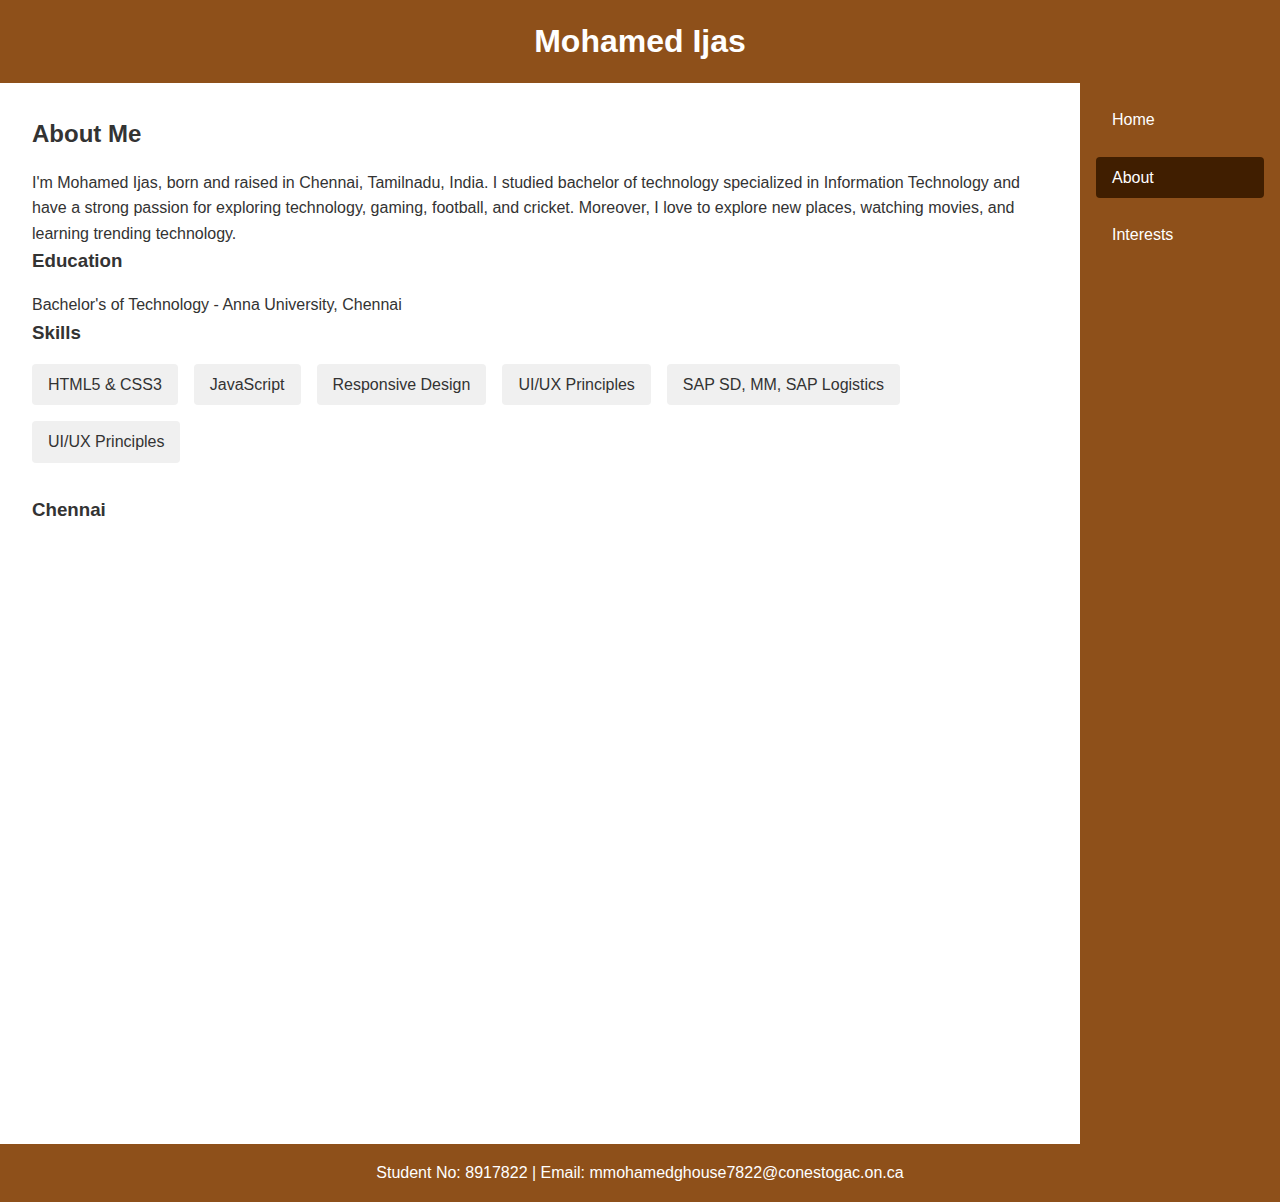
<file: about.html>
<!DOCTYPE html>
<html lang="en">
  <head>
    <meta charset="UTF-8" />
    <meta name="viewport" content="width=device-width, initial-scale=1.0" />
    <meta
      name="description"
      content="About Me - Learn more about my background and experiences"
    />
    <title>About Me</title>
    <link rel="icon" type="image/png" href="Image/portfolio.png">
    <link rel="stylesheet" href="styles.css" />
  </head>
  <body>
    <header>
      <h1>Mohamed Ijas</h1>
    </header>

    <div class="page-container">
      <nav>
        <ul>
          <li><a href="index.html">Home</a></li>
          <li><a href="about.html" class="active">About</a></li>
          <li><a href="interests.html">Interests</a></li>
        </ul>
      </nav>

      <main>
        <div class="about-section">
          <section class="about-content">
            <h2>About Me</h2>
            <p>
              I'm Mohamed Ijas, born and raised in Chennai, Tamilnadu, India. I
              studied bachelor of technology specialized in Information
              Technology and have a strong passion for exploring technology,
              gaming, football, and cricket. Moreover, I love to explore new
              places, watching movies, and learning trending technology.
            </p>

            <h3>Education</h3>
            <p>Bachelor's of Technology - Anna University, Chennai</p>
            <h3>Skills</h3>
            <ul class="skills-list">
              <li>HTML5 & CSS3</li>
              <li>JavaScript</li>
              <li>Responsive Design</li>
              <li>UI/UX Principles</li>
              <li>SAP SD, MM, SAP Logistics</li>
              <li>UI/UX Principles</li>
            </ul>
          </section>

          <section class="video-section">
            <h3>Chennai</h3>
            <div class="video-container">
              <iframe
                width="560"
                height="315"
                src="https://www.youtube.com/embed/LMqSJCCXplo?si=oaUAiYJSsYimC16E"
                title="YouTube video player"
                frameborder="0"
                allow="accelerometer; autoplay; clipboard-write; encrypted-media; gyroscope; picture-in-picture; web-share"
                referrerpolicy="strict-origin-when-cross-origin"
                allowfullscreen
              ></iframe>
            </div>
          </section>
        </div>
      </main>
    </div>

    <footer>
      <p>Student No: 8917822 | Email: mmohamedghouse7822@conestogac.on.ca</p>
    </footer>
  </body>
</html>
</file>
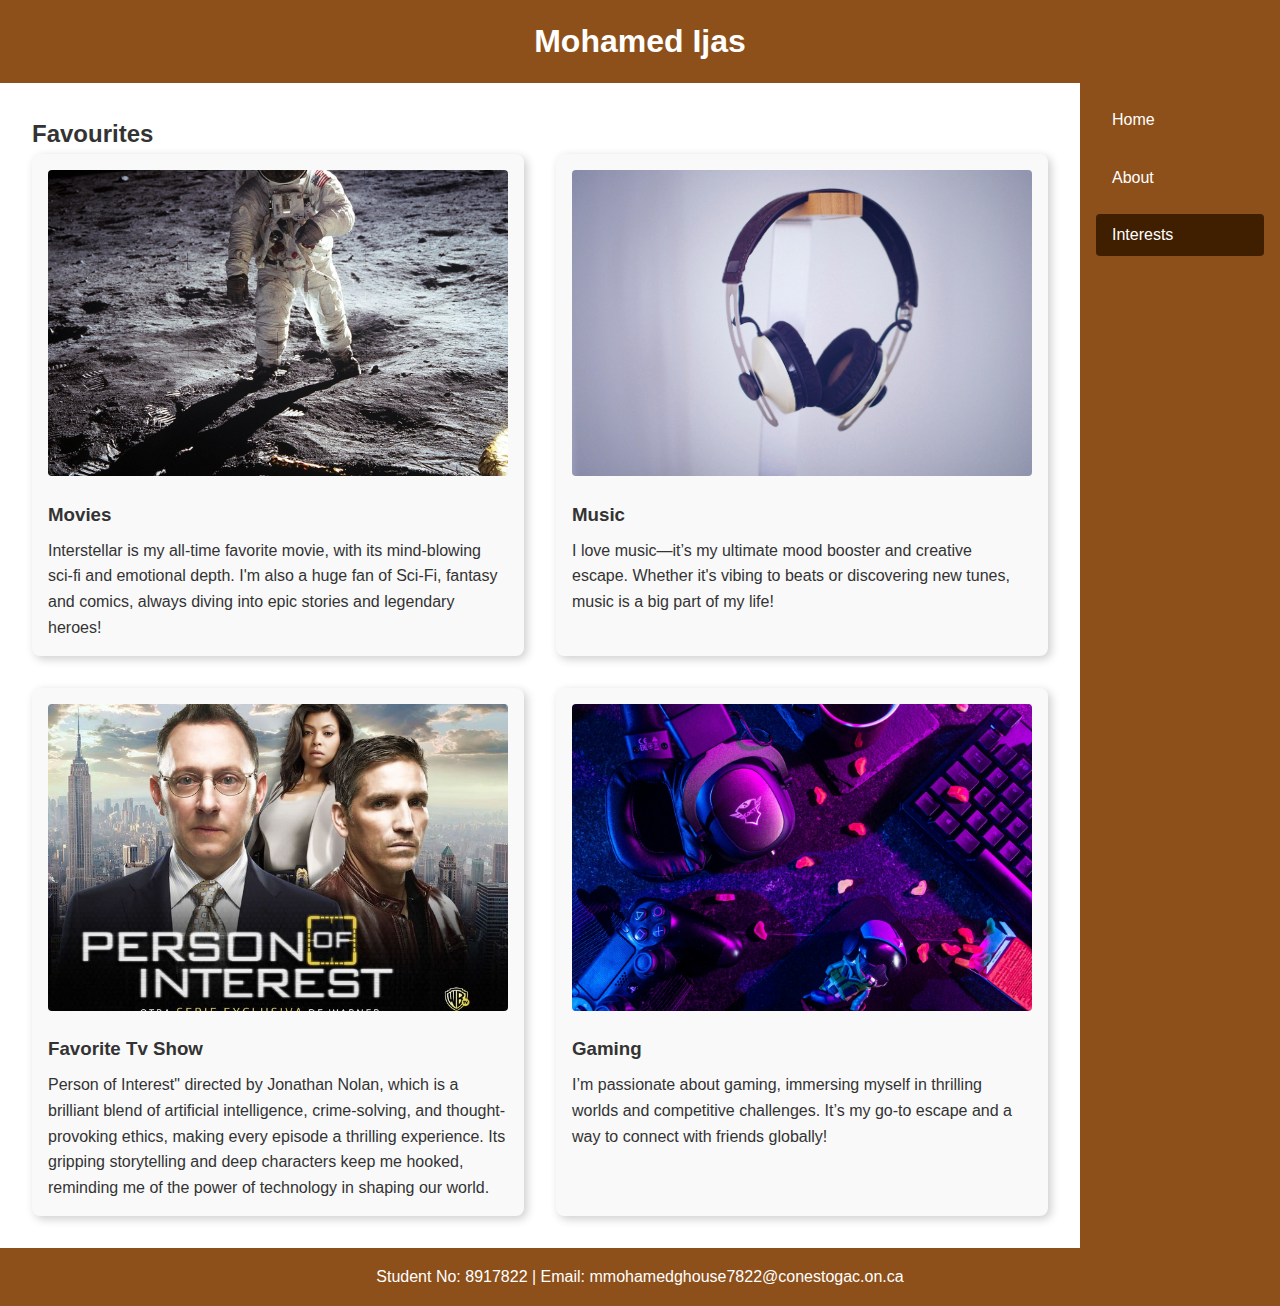
<file: interests.html>
<!DOCTYPE html>
<html lang="en">
  <head>
    <meta charset="UTF-8" />
    <meta name="viewport" content="width=device-width, initial-scale=1.0" />
    <meta name="description" content="My Interests and Hobbies" />
    <title>Interests</title>
    <link rel="icon" type="image/png" href="Image/portfolio.png">
    <link rel="stylesheet" href="styles.css" />
  </head>
  <body>
    <header>
      <h1>Mohamed Ijas</h1>
    </header>

    <div class="page-container">
      <nav>
        <ul>
          <li><a href="index.html">Home</a></li>
          <li><a href="about.html">About</a></li>
          <li><a href="interests.html" class="active">Interests</a></li>
        </ul>
      </nav>

      <main>
        <div class="interests-container">
          <h2>Favourites</h2>
          <div class="interests-grid">
            <div class="interest-item">
              <img src="Image/interstellar.jpg" alt="Movies" />
              <h3>Movies</h3>
              <p>
                Interstellar is my all-time favorite movie, with its
                mind-blowing sci-fi and emotional depth. I'm also a huge fan of
                Sci-Fi, fantasy and comics, always diving into epic stories and
                legendary heroes!
              </p>
            </div>
            <div class="interest-item">
              <img src="Image/music.jpg" alt="Music" />
              <h3>Music</h3>
              <p>
                I love music—it’s my ultimate mood booster and creative escape.
                Whether it's vibing to beats or discovering new tunes, music is
                a big part of my life!
              </p>
            </div>
            <div class="interest-item">
              <img src="Image/person of interest.jpeg" alt="Photography" />
              <h3>Favorite Tv Show</h3>
              <p>
                Person of Interest" directed by Jonathan Nolan, which is a
                brilliant blend of artificial intelligence, crime-solving, and
                thought-provoking ethics, making every episode a thrilling
                experience. Its gripping storytelling and deep characters keep
                me hooked, reminding me of the power of technology in shaping
                our world.
              </p>
            </div>
            <div class="interest-item">
              <img src="Image/game.jpg" alt="Reading" />
              <h3>Gaming</h3>
              <p>
                I’m passionate about gaming, immersing myself in thrilling
                worlds and competitive challenges. It’s my go-to escape and a
                way to connect with friends globally!
              </p>
            </div>
          </div>
        </div>
      </main>
    </div>

    <footer>
      <p>Student No: 8917822 | Email: mmohamedghouse7822@conestogac.on.ca</p>
    </footer>
  </body>
</html>
</file>
<file: styles.css>
/* Reset and Base Styles */
* {
    margin: 0;
    padding: 0;
    box-sizing: border-box;
}

body {
    font-family: Arial, sans-serif;
    line-height: 1.6;
    color: #333;
    min-height: 100vh;
    display: flex;
    flex-direction: column;
}

/* Header Styles */
header {
    background-color: #8e501a;
    color: white;
    padding: 1rem;
    text-align: center;
    font-family: 'Lucida Sans', 'Lucida Sans Regular', 'Lucida Grande', 'Lucida Sans Unicode', Geneva, Verdana, sans-serif;
}

/* Main Layout Container */
.page-container {
    flex: 1;
    display: flex;
    position: relative;
}

/* Navigation Styles */
nav {
    background-color: #8e501a;
    padding: 1rem;
}

nav ul {
    list-style: none;
    display: flex;
    gap: 1rem;
}

nav a {
    color: white;
    text-decoration: none;
    padding: 0.5rem 1rem;
    border-radius: 4px;
    transition: background-color 0.3s;
    display: block;
}

nav a:hover{
    background-color: #3c210a;
}
nav a.active {
    background-color: #401e00;
}

/* Main Content Styles */
main {
    padding: 2rem;
    width: 100%;
}

/* Content Styles - Home Page */
.hero-container {
    display: flex;
    gap: 2rem;
    align-items: center;
}

.ijas-image {
    flex: 1;
}

.ijas-image img {
    width: 100%;
    height: auto;
    border-radius: 15px;
    box-shadow: 5px 5px 20px rgba(0, 0, 0, 0.3);
    transition: transform 0.3s ease;
}

.ijas-image img:hover {
    transform: scale(1.05);
}
.hero-text {
    color: #582d08;
    max-width: 500px; 
    margin: 20px auto;
    padding: 20px; 
    background-color: #fff;
    border-radius: 10px;
    box-shadow: 0 4px 8px rgba(0, 0, 0, 0.2); 
    transition: transform 0.3s ease, box-shadow 0.3s ease; 
}



/* Content Styles - About Page */
.about-section {
    display: flex;
    flex-direction: column;
    gap: 2rem;
}

.about-content h2,
.about-content h3 {
    margin-bottom: 1rem;
}

.skills-list {
    list-style: none;
    display: flex;
    flex-wrap: wrap;
    gap: 1rem;
    margin-top: 1rem;
}

.skills-list li {
    background-color: #f0f0f0;
    padding: 0.5rem 1rem;
    border-radius: 4px;
}

.video-container {
    position: relative;
    padding-bottom: 56.25%;
    height: 0;
    overflow: hidden;
    margin-top: 1rem;
}

.video-container iframe {
    position: absolute;
    top: 0;
    left: 0;
    width: 100%;
    height: 100%;
    border-radius: 8px;
}

/* Content Styles - Interests Page */
.interests-grid {
    display: grid;
    /* Default mobile layout - single column */
    grid-template-columns: 1fr;
    gap: 2rem;
}

/* Desktop layout - 2x2 grid */
@media screen and (min-width: 768px) {
    .interests-grid {
        grid-template-columns: repeat(2, 1fr);
        max-width: 1200px;
        margin: 0 auto;
    }
}

.interest-item {
    background-color: #f9f9f9;
    padding: 1rem;
    border-radius: 8px;
    box-shadow: 3px 3px 10px rgba(0, 0, 0, 0.2);
    transition: transform 0.3s ease, box-shadow 0.3s ease;
    
}

.interest-item:hover {
    transform: translateY(-5px);
    box-shadow: 5px 5px 15px rgba(0, 0, 0, 0.3);
}

.interest-item img {
    width: 100%;
    height: auto;
    border-radius: 4px;
    margin-bottom: 1rem;
    aspect-ratio: 3/2;
    object-fit: cover;
}

.interest-item h3 {
    margin-bottom: 0.5rem;
}

/* Footer Styles */
footer {
    background-color: #8e501a;
    color: white;
    text-align: center;
    padding: 1rem;
}

/* Desktop Styles */
@media (min-width: 769px) {
    .page-container {
        flex-direction: row;
    }
    
    nav {
        width: 200px;
        order: 2;
    }
    
    nav ul {
        flex-direction: column;
    }
    
    main {
        order: 1;
        flex: 1;
    }
}

/* Mobile Styles */
@media (max-width: 768px) {
    .page-container {
        flex-direction: column;
    }
    
    nav {
        width: 100%;
    }
    
    nav ul {
        flex-direction: row;
        justify-content: center;
    }
    
    .hero-container {
        flex-direction: column;
        text-align: center;
    }
    
    .ijas-image,
    .hero-text {
        flex: none;
    }
    
    .interests-grid {
        grid-template-columns: 1fr;
    }
}
</file>
